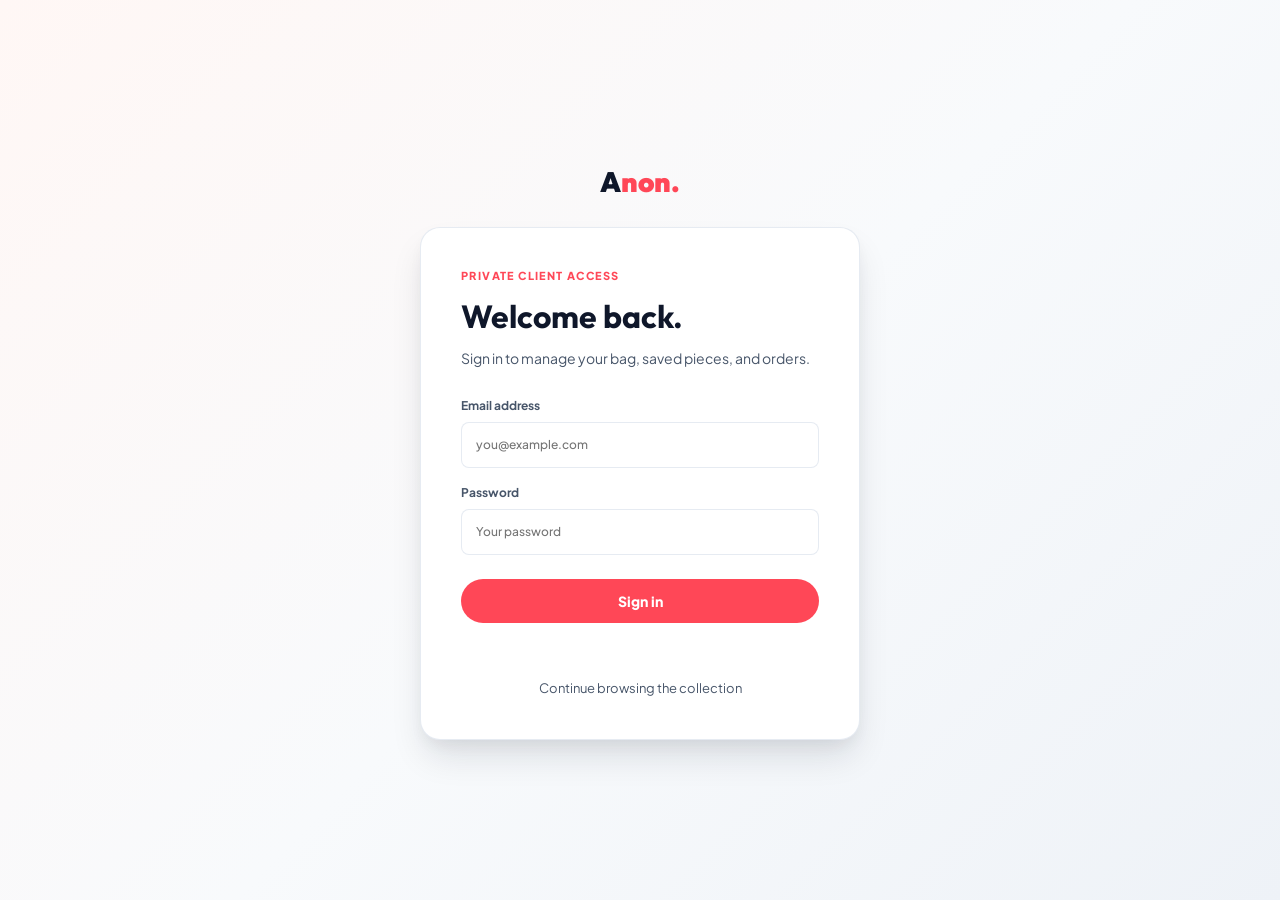
<file: frontend/login.html>
<!DOCTYPE html>
<html lang="en">
<head>
  <meta charset="UTF-8">
  <meta name="viewport" content="width=device-width, initial-scale=1.0">
  <title>Sign in | Anon</title>
  <link rel="stylesheet" href="./assets/css/style-prefix.css">
</head>
<body class="login-page">
  <main class="login-shell">
    <a class="login-brand" href="/">A<span>non.</span></a>
    <section class="login-panel" aria-labelledby="login-title">
      <p class="login-kicker">Private client access</p>
      <h1 id="login-title">Welcome back.</h1>
      <p class="login-intro">Sign in to manage your bag, saved pieces, and orders.</p>
      <form id="standalone-login-form">
        <label class="login-field">Email address<input id="login-email" type="email" autocomplete="email" required placeholder="you@example.com"></label>
        <label class="login-field">Password<input id="login-password" type="password" autocomplete="current-password" required placeholder="Your password"></label>
        <button class="login-submit" type="submit">Sign in</button>
        <p id="login-message" class="login-message" role="status"></p>
      </form>
      <a class="login-back" href="/">Continue browsing the collection</a>
    </section>
  </main>
  <script>
    const form = document.getElementById("standalone-login-form");
    const message = document.getElementById("login-message");
    form.addEventListener("submit", async (event) => {
      event.preventDefault();
      const button = form.querySelector("button");
      button.disabled = true;
      message.textContent = "Signing you in...";
      try {
        const response = await fetch("/api/auth/login", {
          method: "POST",
          credentials: "include",
          headers: { "Content-Type": "application/json" },
          body: JSON.stringify({
            email: document.getElementById("login-email").value.trim(),
            password: document.getElementById("login-password").value
          })
        });
        const data = await response.json();
        if (!response.ok) throw new Error(data.error || "Unable to sign in");
        window.location.href = "/";
      } catch (error) {
        message.textContent = error.message;
        button.disabled = false;
      }
    });
  </script>
</body>
</html>
</file>
<file: frontend/assets/css/style-prefix.css>
/*--------------------------------------------------------------
  ANON LUXURY & LIFESTYLE E-COMMERCE - MASTER DESIGN SYSTEM
  Modern Glassmorphic, Fluid Responsive, Ultra-Clean E-Commerce UI
--------------------------------------------------------------*/
@import url('https://fonts.googleapis.com/css2?family=Plus+Jakarta+Sans:wght@300;400;500;600;700;800&family=Outfit:wght@400;500;600;700;800;900&display=swap');

:root {
  /* Color Palette */
  --bg-main: #f8fafc;
  --bg-surface: #ffffff;
  --bg-card: #ffffff;
  --bg-subtle: #f1f5f9;
  --bg-dark: #090d16;
  --bg-dark-surface: #0f172a;
  
  --primary: #ff4757;
  --primary-hover: #ee3545;
  --primary-glow: rgba(255, 71, 87, 0.25);
  
  --secondary: #0f172a;
  --accent-gold: #f59e0b;
  --accent-green: #10b981;
  --accent-blue: #3b82f6;
  --accent-purple: #8b5cf6;
  
  --text-primary: #0f172a;
  --text-secondary: #475569;
  --text-muted: #94a3b8;
  --text-light: #f8fafc;
  
  --border-light: rgba(226, 232, 240, 0.85);
  --border-focus: rgba(255, 71, 87, 0.4);
  --glass-bg: rgba(255, 255, 255, 0.85);
  --glass-border: rgba(255, 255, 255, 0.6);
  --glass-dark-bg: rgba(15, 23, 42, 0.85);
  
  /* Shadows */
  --shadow-xs: 0 1px 2px 0 rgba(0, 0, 0, 0.04);
  --shadow-sm: 0 2px 8px -1px rgba(15, 23, 42, 0.06), 0 1px 3px -1px rgba(15, 23, 42, 0.04);
  --shadow-md: 0 8px 24px -4px rgba(15, 23, 42, 0.08), 0 4px 10px -2px rgba(15, 23, 42, 0.04);
  --shadow-lg: 0 20px 35px -5px rgba(15, 23, 42, 0.12), 0 8px 16px -4px rgba(15, 23, 42, 0.06);
  --shadow-xl: 0 25px 50px -12px rgba(15, 23, 42, 0.25);
  --shadow-glow: 0 8px 25px var(--primary-glow);
  
  /* Radii */
  --radius-xs: 4px;
  --radius-sm: 8px;
  --radius-md: 14px;
  --radius-lg: 20px;
  --radius-xl: 28px;
  --radius-full: 9999px;
  
  /* Typography */
  --font-main: 'Plus Jakarta Sans', -apple-system, BlinkMacSystemFont, 'Segoe UI', Roboto, sans-serif;
  --font-display: 'Outfit', sans-serif;
  
  /* Transitions */
  --transition-fast: 0.15s cubic-bezier(0.4, 0, 0.2, 1);
  --transition-normal: 0.25s cubic-bezier(0.4, 0, 0.2, 1);
  --transition-slow: 0.4s cubic-bezier(0.16, 1, 0.3, 1);
}

/* Reset & Base */
*, *::before, *::after {
  margin: 0;
  padding: 0;
  box-sizing: border-box;
}

html {
  font-family: var(--font-main);
  scroll-behavior: smooth;
  color: var(--text-primary);
  background-color: var(--bg-main);
  -webkit-font-smoothing: antialiased;
}

body {
  overflow-x: hidden;
  min-height: 100vh;
  line-height: 1.5;
}

.login-page {
  display: grid;
  min-height: 100vh;
  place-items: center;
  padding: 32px 20px;
  background: linear-gradient(135deg, #fff7f5 0%, #f8fafc 52%, #eef2f7 100%);
}

.login-shell { width: min(100%, 440px); }
.login-brand {
  display: block;
  margin-bottom: 24px;
  color: var(--text-primary);
  font-family: var(--font-display);
  font-size: 28px;
  font-weight: 900;
  text-align: center;
}
.login-brand span { color: var(--primary); }
.login-panel {
  padding: 40px;
  background: #fff;
  border: 1px solid var(--border-light);
  border-radius: var(--radius-lg);
  box-shadow: var(--shadow-lg);
}
.login-kicker {
  margin-bottom: 8px;
  color: var(--primary);
  font-size: 11px;
  font-weight: 800;
  letter-spacing: 1.4px;
  text-transform: uppercase;
}
.login-panel h1 { margin-bottom: 8px; font-family: var(--font-display); font-size: 32px; }
.login-intro { margin-bottom: 28px; color: var(--text-secondary); font-size: 14px; }
.login-field { display: grid; gap: 7px; margin-bottom: 16px; color: var(--text-secondary); font-size: 12px; font-weight: 700; }
.login-field input { padding: 13px 14px; border: 1px solid var(--border-light); border-radius: var(--radius-sm); color: var(--text-primary); font: inherit; font-weight: 500; outline: none; }
.login-field input:focus { border-color: var(--primary); box-shadow: 0 0 0 4px var(--primary-glow); }
.login-submit { width: 100%; margin-top: 8px; padding: 13px; border-radius: var(--radius-full); background: var(--primary); color: #fff; font-size: 14px; font-weight: 800; }
.login-submit:hover { background: var(--primary-hover); }
.login-submit:disabled { cursor: wait; opacity: .7; }
.login-message { min-height: 20px; margin-top: 12px; color: var(--primary); font-size: 13px; text-align: center; }
.login-back { display: block; margin-top: 24px; color: var(--text-secondary); font-size: 13px; text-align: center; }
.login-back:hover { color: var(--primary); }

a {
  text-decoration: none;
  color: inherit;
  transition: var(--transition-fast);
}

button {
  cursor: pointer;
  border: none;
  outline: none;
  background: none;
  font-family: inherit;
}

ul {
  list-style: none;
}

img {
  max-width: 100%;
  height: auto;
  display: block;
}

.container {
  max-width: 1320px;
  margin: 0 auto;
  padding: 0 24px;
}

/* Scrollbar */
::-webkit-scrollbar {
  width: 8px;
  height: 8px;
}
::-webkit-scrollbar-track {
  background: var(--bg-main);
}
::-webkit-scrollbar-thumb {
  background: #cbd5e1;
  border-radius: var(--radius-full);
}
::-webkit-scrollbar-thumb:hover {
  background: #94a3b8;
}

/*--------------------------------------------------------------
  1. ANNOUNCEMENT TOP BAR
--------------------------------------------------------------*/
.announcement-bar {
  background: var(--bg-dark);
  color: var(--text-light);
  padding: 8px 0;
  font-size: 12px;
  font-weight: 500;
  letter-spacing: 0.3px;
  border-bottom: 1px solid rgba(255, 255, 255, 0.08);
}

.announcement-bar .container {
  display: flex;
  justify-content: space-between;
  align-items: center;
}

.announce-promo {
  display: flex;
  align-items: center;
  gap: 8px;
}

.promo-chip {
  background: linear-gradient(135deg, var(--primary), #ff6b81);
  color: #fff;
  padding: 2px 8px;
  border-radius: var(--radius-full);
  font-size: 11px;
  font-weight: 700;
  text-transform: uppercase;
}

.announce-links {
  display: flex;
  align-items: center;
  gap: 20px;
}

.announce-links a:hover {
  color: var(--primary);
}

/*--------------------------------------------------------------
  2. STICKY MAIN HEADER & NAVIGATION
--------------------------------------------------------------*/
.header-main {
  background: var(--glass-bg);
  backdrop-filter: blur(20px);
  -webkit-backdrop-filter: blur(20px);
  position: sticky;
  top: 0;
  z-index: 100;
  border-bottom: 1px solid var(--border-light);
  box-shadow: var(--shadow-xs);
  transition: var(--transition-normal);
}

.header-main .container {
  display: flex;
  align-items: center;
  justify-content: space-between;
  height: 76px;
  gap: 30px;
}

.header-logo {
  display: flex;
  align-items: center;
  gap: 8px;
  text-decoration: none;
}

.logo-badge {
  background: linear-gradient(135deg, var(--primary), #ff6b81);
  color: white;
  width: 38px;
  height: 38px;
  border-radius: var(--radius-md);
  display: grid;
  place-items: center;
  font-weight: 800;
  font-size: 20px;
  box-shadow: var(--shadow-glow);
}

.logo-text {
  font-family: var(--font-display);
  font-size: 26px;
  font-weight: 900;
  color: var(--text-primary);
  letter-spacing: -0.5px;
}

.logo-text span {
  color: var(--primary);
}

/* Search Bar */
.header-search-container {
  flex: 1;
  max-width: 580px;
  position: relative;
}

.header-search-wrapper {
  display: flex;
  align-items: center;
  background: var(--bg-subtle);
  border: 1.5px solid transparent;
  border-radius: var(--radius-full);
  padding: 6px 16px;
  transition: var(--transition-fast);
}

.header-search-wrapper:focus-within {
  background: var(--bg-surface);
  border-color: var(--primary);
  box-shadow: 0 0 0 4px var(--primary-glow);
}

.header-search-icon {
  font-size: 20px;
  color: var(--text-muted);
  margin-right: 10px;
}

.search-field {
  width: 100%;
  border: none;
  background: transparent;
  outline: none;
  font-size: 14px;
  color: var(--text-primary);
  font-family: inherit;
}

.search-field::placeholder {
  color: var(--text-muted);
}

.search-shortcut-badge {
  font-size: 11px;
  font-weight: 600;
  background: #e2e8f0;
  color: var(--text-secondary);
  padding: 2px 7px;
  border-radius: 4px;
  margin-left: 8px;
  white-space: nowrap;
}

/* Live Search Dropdown */
.search-results-dropdown {
  position: absolute;
  top: calc(100% + 8px);
  left: 0;
  right: 0;
  background: var(--bg-surface);
  border-radius: var(--radius-md);
  box-shadow: var(--shadow-xl);
  border: 1px solid var(--border-light);
  max-height: 380px;
  overflow-y: auto;
  z-index: 1000;
  display: none;
}

.search-results-dropdown.active {
  display: block;
}

.search-result-item {
  display: flex;
  align-items: center;
  gap: 12px;
  padding: 10px 16px;
  border-bottom: 1px solid var(--border-light);
  cursor: pointer;
  transition: var(--transition-fast);
}

.search-result-item:hover {
  background: var(--bg-subtle);
}

.search-result-img {
  width: 44px;
  height: 44px;
  border-radius: var(--radius-sm);
  object-fit: cover;
}

.search-result-info {
  flex: 1;
}

.search-result-title {
  font-size: 13px;
  font-weight: 600;
  color: var(--text-primary);
}

.search-result-price {
  font-size: 13px;
  font-weight: 700;
  color: var(--primary);
}

/* Header User Actions */
.header-actions {
  display: flex;
  align-items: center;
  gap: 12px;
}

.action-btn {
  position: relative;
  width: 44px;
  height: 44px;
  border-radius: var(--radius-full);
  display: grid;
  place-items: center;
  color: var(--text-primary);
  font-size: 20px;
  background: var(--bg-subtle);
  transition: var(--transition-fast);
}

.action-btn:hover {
  background: var(--bg-dark);
  color: #fff;
  transform: translateY(-2px);
  box-shadow: var(--shadow-md);
}

.action-badge {
  position: absolute;
  top: -3px;
  right: -3px;
  background: var(--primary);
  color: #fff;
  font-size: 10px;
  font-weight: 800;
  min-width: 18px;
  height: 18px;
  padding: 0 4px;
  border-radius: var(--radius-full);
  display: grid;
  place-items: center;
  border: 2px solid #fff;
}

.btn-header-cta {
  background: var(--primary);
  color: #fff;
  font-weight: 700;
  font-size: 13px;
  padding: 10px 18px;
  border-radius: var(--radius-full);
  display: flex;
  align-items: center;
  gap: 6px;
  box-shadow: var(--shadow-glow);
  transition: var(--transition-fast);
}

.btn-header-cta:hover {
  background: var(--primary-hover);
  transform: translateY(-2px);
}

/* Sub-Header Navigation */
.header-nav {
  background: #fff;
  border-bottom: 1px solid var(--border-light);
}

.header-nav .container {
  display: flex;
  align-items: center;
  justify-content: space-between;
}

.nav-links {
  display: flex;
  align-items: center;
  gap: 28px;
}

.nav-item {
  padding: 14px 0;
  font-size: 14px;
  font-weight: 600;
  color: var(--text-secondary);
  position: relative;
  cursor: pointer;
  transition: var(--transition-fast);
  display: flex;
  align-items: center;
  gap: 4px;
}

.nav-item:hover, .nav-item.active {
  color: var(--primary);
}

.nav-item::after {
  content: '';
  position: absolute;
  bottom: 0;
  left: 0;
  width: 0;
  height: 2px;
  background: var(--primary);
  transition: var(--transition-normal);
}

.nav-item:hover::after, .nav-item.active::after {
  width: 100%;
}

.nav-badge-pill {
  font-size: 10px;
  font-weight: 800;
  background: #fef2f2;
  color: var(--primary);
  padding: 2px 6px;
  border-radius: 4px;
  margin-left: 2px;
}

.nav-right-actions {
  display: flex;
  align-items: center;
  gap: 16px;
  font-size: 13px;
  font-weight: 600;
  color: var(--text-secondary);
}

/*--------------------------------------------------------------
  3. HERO CAROUSEL SECTION
--------------------------------------------------------------*/
.hero-section {
  padding: 24px 0 36px;
}

.hero-slider-wrap {
  position: relative;
  border-radius: var(--radius-xl);
  overflow: hidden;
  box-shadow: var(--shadow-lg);
  background: var(--bg-dark);
}

.hero-slide {
  position: relative;
  min-height: 480px;
  display: flex;
  align-items: center;
  background-size: cover;
  background-position: center;
  padding: 60px 80px;
}

.hero-slide::before {
  content: '';
  position: absolute;
  inset: 0;
  background: linear-gradient(90deg, rgba(9, 13, 22, 0.88) 0%, rgba(9, 13, 22, 0.45) 50%, rgba(9, 13, 22, 0.1) 100%);
  z-index: 1;
}

.hero-content {
  position: relative;
  z-index: 2;
  max-width: 600px;
  color: #fff;
}

.hero-badge-tag {
  display: inline-flex;
  align-items: center;
  gap: 6px;
  background: rgba(255, 71, 87, 0.2);
  border: 1px solid rgba(255, 71, 87, 0.4);
  backdrop-filter: blur(10px);
  color: #ff6b81;
  padding: 6px 14px;
  border-radius: var(--radius-full);
  font-size: 12px;
  font-weight: 700;
  text-transform: uppercase;
  letter-spacing: 1px;
  margin-bottom: 16px;
}

.hero-title {
  font-family: var(--font-display);
  font-size: 3rem;
  font-weight: 900;
  line-height: 1.12;
  margin-bottom: 16px;
  letter-spacing: -1px;
}

.hero-title span {
  background: linear-gradient(135deg, #ff4757, #ffa502);
  -webkit-background-clip: text;
  -webkit-text-fill-color: transparent;
}

.hero-subtitle {
  font-size: 16px;
  color: #cbd5e1;
  line-height: 1.6;
  margin-bottom: 28px;
}

.hero-actions {
  display: flex;
  align-items: center;
  gap: 16px;
  flex-wrap: wrap;
}

.btn-hero-primary {
  background: linear-gradient(135deg, var(--primary), #ff6b81);
  color: #fff;
  padding: 14px 32px;
  border-radius: var(--radius-full);
  font-weight: 700;
  font-size: 15px;
  display: inline-flex;
  align-items: center;
  gap: 8px;
  box-shadow: 0 10px 25px var(--primary-glow);
  transition: var(--transition-normal);
}

.btn-hero-primary:hover {
  transform: translateY(-3px) scale(1.02);
  box-shadow: 0 15px 30px var(--primary-glow);
}

.btn-hero-secondary {
  background: rgba(255, 255, 255, 0.12);
  color: #fff;
  backdrop-filter: blur(10px);
  border: 1px solid rgba(255, 255, 255, 0.2);
  padding: 14px 28px;
  border-radius: var(--radius-full);
  font-weight: 600;
  font-size: 15px;
  transition: var(--transition-normal);
}

.btn-hero-secondary:hover {
  background: rgba(255, 255, 255, 0.25);
  transform: translateY(-2px);
}

.hero-nav-arrow {
  position: absolute;
  top: 50%;
  transform: translateY(-50%);
  width: 50px;
  height: 50px;
  border-radius: var(--radius-full);
  background: rgba(255, 255, 255, 0.15);
  backdrop-filter: blur(12px);
  border: 1px solid rgba(255, 255, 255, 0.25);
  color: #fff;
  font-size: 22px;
  display: grid;
  place-items: center;
  z-index: 10;
  transition: var(--transition-normal);
}

.hero-nav-arrow:hover {
  background: var(--primary);
  border-color: var(--primary);
  transform: translateY(-50%) scale(1.1);
}

.hero-nav-arrow.prev { left: 24px; }
.hero-nav-arrow.next { right: 24px; }

/*--------------------------------------------------------------
  4. CATEGORY QUICK-SWITCH PILL BAR
--------------------------------------------------------------*/
.category-filter-section {
  padding: 10px 0 28px;
}

.category-filter-container {
  display: flex;
  align-items: center;
  justify-content: space-between;
  gap: 16px;
  overflow-x: auto;
  padding-bottom: 8px;
  scrollbar-width: none;
}
.category-filter-container::-webkit-scrollbar { display: none; }

.category-pills {
  display: flex;
  align-items: center;
  gap: 10px;
  flex-wrap: nowrap;
}

.cat-pill {
  display: inline-flex;
  align-items: center;
  gap: 8px;
  padding: 10px 20px;
  background: var(--bg-surface);
  border: 1px solid var(--border-light);
  border-radius: var(--radius-full);
  font-size: 13.5px;
  font-weight: 600;
  color: var(--text-secondary);
  white-space: nowrap;
  cursor: pointer;
  transition: var(--transition-normal);
  box-shadow: var(--shadow-xs);
}

.cat-pill:hover {
  color: var(--primary);
  border-color: var(--primary);
  transform: translateY(-2px);
  box-shadow: var(--shadow-sm);
}

.cat-pill.active {
  background: var(--bg-dark);
  color: #fff;
  border-color: var(--bg-dark);
  box-shadow: var(--shadow-md);
}

.cat-pill.active ion-icon {
  color: var(--primary);
}

.catalog-sort-select {
  padding: 10px 18px;
  background: var(--bg-surface);
  border: 1px solid var(--border-light);
  border-radius: var(--radius-full);
  font-size: 13.5px;
  font-weight: 600;
  color: var(--text-secondary);
  outline: none;
  cursor: pointer;
  box-shadow: var(--shadow-xs);
  transition: var(--transition-fast);
}

.catalog-sort-select:hover, .catalog-sort-select:focus {
  border-color: var(--primary);
}

/*--------------------------------------------------------------
  5. FLASH DEALS / DEAL OF THE DAY BANNER
--------------------------------------------------------------*/
.flash-deals-banner {
  margin-bottom: 40px;
}

.flash-deals-card {
  background: linear-gradient(135deg, #1e1b4b 0%, #0f172a 100%);
  border-radius: var(--radius-xl);
  padding: 36px 48px;
  color: #fff;
  display: flex;
  align-items: center;
  justify-content: space-between;
  gap: 30px;
  position: relative;
  overflow: hidden;
  box-shadow: var(--shadow-lg);
  border: 1px solid rgba(255, 255, 255, 0.1);
}

.flash-deals-card::after {
  content: '';
  position: absolute;
  top: -50%;
  right: -20%;
  width: 400px;
  height: 400px;
  background: radial-gradient(circle, rgba(255, 71, 87, 0.3) 0%, transparent 70%);
  border-radius: 50%;
  pointer-events: none;
}

.flash-info h3 {
  font-family: var(--font-display);
  font-size: 1.8rem;
  font-weight: 800;
  margin-bottom: 8px;
}

.flash-info p {
  color: #94a3b8;
  font-size: 14px;
}

.countdown-timer-group {
  display: flex;
  align-items: center;
  gap: 12px;
}

.timer-box {
  background: rgba(255, 255, 255, 0.08);
  backdrop-filter: blur(10px);
  border: 1px solid rgba(255, 255, 255, 0.15);
  border-radius: var(--radius-md);
  padding: 12px 18px;
  text-align: center;
  min-width: 70px;
}

.timer-digits {
  font-size: 24px;
  font-weight: 800;
  color: #fff;
  font-family: var(--font-display);
}

.timer-label {
  font-size: 10px;
  color: #94a3b8;
  text-transform: uppercase;
  font-weight: 700;
}

/*--------------------------------------------------------------
  6. MODERN PRODUCT CATALOG GRID
--------------------------------------------------------------*/
.catalog-section {
  padding-bottom: 60px;
}

.section-header-row {
  display: flex;
  align-items: flex-end;
  justify-content: space-between;
  margin-bottom: 28px;
}

.section-title {
  font-family: var(--font-display);
  font-size: 1.85rem;
  font-weight: 800;
  color: var(--text-primary);
  letter-spacing: -0.5px;
}

.section-subtitle {
  font-size: 14px;
  color: var(--text-secondary);
  margin-top: 4px;
}

.product-grid {
  display: grid;
  grid-template-columns: repeat(auto-fill, minmax(280px, 1fr));
  gap: 28px;
}

/* Product Card */
.product-card {
  background: var(--bg-card);
  border-radius: var(--radius-lg);
  border: 1px solid var(--border-light);
  overflow: hidden;
  display: flex;
  flex-direction: column;
  box-shadow: var(--shadow-xs);
  transition: var(--transition-normal);
  position: relative;
}

.product-card:hover {
  transform: translateY(-6px);
  box-shadow: var(--shadow-lg);
  border-color: rgba(255, 71, 87, 0.3);
}

/* Product Image & Badges */
.product-img-box {
  position: relative;
  aspect-ratio: 1 / 1.05;
  background: #f1f5f9;
  overflow: hidden;
  display: block;
}

.product-img {
  width: 100%;
  height: 100%;
  object-fit: cover;
  transition: transform 0.6s cubic-bezier(0.16, 1, 0.3, 1);
}

.product-card:hover .product-img {
  transform: scale(1.08);
}

.product-badge-chip {
  position: absolute;
  top: 14px;
  left: 14px;
  background: var(--primary);
  color: #fff;
  font-size: 11px;
  font-weight: 800;
  padding: 4px 10px;
  border-radius: var(--radius-full);
  letter-spacing: 0.5px;
  text-transform: uppercase;
  box-shadow: 0 4px 10px rgba(255, 71, 87, 0.4);
  z-index: 2;
}

.product-badge-chip.discount {
  background: #10b981;
  box-shadow: 0 4px 10px rgba(16, 185, 129, 0.4);
}

.product-card-actions {
  position: absolute;
  top: 14px;
  right: 14px;
  display: flex;
  flex-direction: column;
  gap: 8px;
  z-index: 2;
}

.card-action-btn {
  width: 38px;
  height: 38px;
  border-radius: var(--radius-full);
  background: rgba(255, 255, 255, 0.9);
  backdrop-filter: blur(8px);
  color: var(--text-primary);
  display: grid;
  place-items: center;
  font-size: 18px;
  box-shadow: var(--shadow-sm);
  transition: var(--transition-fast);
  opacity: 0.9;
}

.card-action-btn:hover {
  background: #fff;
  color: var(--primary);
  transform: scale(1.1);
  box-shadow: var(--shadow-md);
}

.card-action-btn.active-wish {
  background: #fef2f2;
  color: var(--primary);
}

/* Product Content */
.product-card-body {
  padding: 20px;
  display: flex;
  flex-direction: column;
  flex: 1;
}

.product-cat-name {
  font-size: 12px;
  font-weight: 700;
  text-transform: uppercase;
  color: var(--text-muted);
  letter-spacing: 0.8px;
  margin-bottom: 6px;
}

.product-title {
  font-size: 15px;
  font-weight: 700;
  color: var(--text-primary);
  line-height: 1.4;
  margin-bottom: 8px;
  display: -webkit-box;
  -webkit-line-clamp: 2;
  -webkit-box-orient: vertical;
  overflow: hidden;
  height: 42px;
  transition: var(--transition-fast);
}

.product-title:hover {
  color: var(--primary);
}

.product-rating-row {
  display: flex;
  align-items: center;
  gap: 6px;
  margin-bottom: 14px;
  font-size: 13px;
}

.stars {
  color: var(--accent-gold);
  display: flex;
  gap: 2px;
}

.rating-score {
  font-weight: 700;
  color: var(--text-primary);
}

.rating-count {
  color: var(--text-muted);
  font-size: 12px;
}

.product-card-footer {
  margin-top: auto;
  display: flex;
  align-items: center;
  justify-content: space-between;
  padding-top: 12px;
  border-top: 1px solid var(--border-light);
}

.product-price-box {
  display: flex;
  align-items: baseline;
  gap: 8px;
}

.current-price {
  font-size: 1.25rem;
  font-weight: 800;
  color: var(--text-primary);
  font-family: var(--font-display);
}

.old-price {
  font-size: 13px;
  color: var(--text-muted);
  text-decoration: line-through;
  font-weight: 500;
}

.btn-card-cart {
  background: var(--bg-dark);
  color: #fff;
  padding: 9px 16px;
  border-radius: var(--radius-full);
  font-size: 13px;
  font-weight: 700;
  display: flex;
  align-items: center;
  gap: 6px;
  transition: var(--transition-fast);
}

.card-buy-actions {
  display: flex;
  align-items: center;
  gap: 8px;
}

.btn-card-buy {
  background: var(--primary);
  color: #fff;
  padding: 9px 13px;
  border-radius: var(--radius-full);
  font-size: 13px;
  font-weight: 700;
  transition: var(--transition-fast);
}

.btn-card-buy:hover {
  background: var(--primary-hover);
  transform: translateY(-2px);
}

.btn-card-cart:hover {
  background: var(--primary);
  transform: translateY(-2px);
  box-shadow: 0 4px 12px var(--primary-glow);
}

/*--------------------------------------------------------------
  7. TRUST PILLARS SECTION ("WHY CHOOSE ANON")
--------------------------------------------------------------*/
.trust-section {
  padding: 40px 0 60px;
}

.trust-grid {
  display: grid;
  grid-template-columns: repeat(auto-fit, minmax(240px, 1fr));
  gap: 24px;
}

.trust-card {
  background: var(--bg-surface);
  border: 1px solid var(--border-light);
  border-radius: var(--radius-lg);
  padding: 28px 24px;
  display: flex;
  align-items: center;
  gap: 20px;
  box-shadow: var(--shadow-xs);
  transition: var(--transition-normal);
}

.trust-card:hover {
  transform: translateY(-4px);
  box-shadow: var(--shadow-md);
  border-color: rgba(255, 71, 87, 0.2);
}

.trust-icon-box {
  width: 56px;
  height: 56px;
  border-radius: var(--radius-md);
  background: linear-gradient(135deg, #fef2f2, #fff1f2);
  color: var(--primary);
  display: grid;
  place-items: center;
  font-size: 26px;
  flex-shrink: 0;
}

.trust-info h4 {
  font-size: 15px;
  font-weight: 700;
  color: var(--text-primary);
  margin-bottom: 4px;
}

.trust-info p {
  font-size: 13px;
  color: var(--text-secondary);
  line-height: 1.4;
}

/*--------------------------------------------------------------
  8. VIP NEWSLETTER SECTION
--------------------------------------------------------------*/
.newsletter-section {
  padding: 0 0 60px;
}

.newsletter-card {
  background: linear-gradient(135deg, #090d16 0%, #1e293b 100%);
  border-radius: var(--radius-xl);
  padding: 60px 48px;
  color: #fff;
  text-align: center;
  position: relative;
  overflow: hidden;
  box-shadow: var(--shadow-xl);
}

.newsletter-card::before {
  content: '';
  position: absolute;
  top: 0;
  left: 50%;
  transform: translateX(-50%);
  width: 600px;
  height: 200px;
  background: radial-gradient(ellipse at top, rgba(255, 71, 87, 0.25) 0%, transparent 70%);
}

.newsletter-content {
  position: relative;
  z-index: 2;
  max-width: 640px;
  margin: 0 auto;
}

.newsletter-badge {
  display: inline-block;
  background: rgba(255, 71, 87, 0.2);
  color: #ff6b81;
  font-size: 11px;
  font-weight: 800;
  text-transform: uppercase;
  letter-spacing: 1.5px;
  padding: 5px 14px;
  border-radius: var(--radius-full);
  margin-bottom: 16px;
}

.newsletter-title {
  font-family: var(--font-display);
  font-size: 2.4rem;
  font-weight: 900;
  line-height: 1.2;
  margin-bottom: 12px;
}

.newsletter-desc {
  font-size: 15px;
  color: #94a3b8;
  margin-bottom: 28px;
}

.newsletter-form-row {
  display: flex;
  gap: 12px;
  max-width: 500px;
  margin: 0 auto;
}

.newsletter-input {
  flex: 1;
  padding: 14px 20px;
  border-radius: var(--radius-full);
  border: 1px solid rgba(255, 255, 255, 0.2);
  background: rgba(255, 255, 255, 0.08);
  backdrop-filter: blur(10px);
  color: #fff;
  outline: none;
  font-size: 14px;
}

.newsletter-input:focus {
  border-color: var(--primary);
  background: rgba(255, 255, 255, 0.15);
}

.btn-newsletter-submit {
  background: var(--primary);
  color: #fff;
  padding: 14px 28px;
  border-radius: var(--radius-full);
  font-weight: 700;
  font-size: 14px;
  transition: var(--transition-fast);
  white-space: nowrap;
}

.btn-newsletter-submit:hover {
  background: var(--primary-hover);
  transform: translateY(-2px);
  box-shadow: var(--shadow-glow);
}

/*--------------------------------------------------------------
  9. FOOTER
--------------------------------------------------------------*/
.footer-main {
  background: var(--bg-dark);
  color: #94a3b8;
  padding: 70px 0 24px;
  border-top: 1px solid rgba(255, 255, 255, 0.08);
}

.footer-grid {
  display: grid;
  grid-template-columns: 2fr 1fr 1fr 1fr;
  gap: 40px;
  margin-bottom: 50px;
}

.footer-brand p {
  font-size: 14px;
  line-height: 1.7;
  margin: 16px 0 24px;
  max-width: 320px;
}

.footer-socials {
  display: flex;
  gap: 10px;
}

.social-circle {
  width: 38px;
  height: 38px;
  border-radius: var(--radius-full);
  background: rgba(255, 255, 255, 0.06);
  color: #fff;
  display: grid;
  place-items: center;
  font-size: 16px;
  transition: var(--transition-fast);
}

.social-circle:hover {
  background: var(--primary);
  transform: translateY(-3px);
}

.footer-col h4 {
  color: #fff;
  font-size: 15px;
  font-weight: 700;
  margin-bottom: 20px;
  letter-spacing: 0.5px;
}

.footer-links {
  display: flex;
  flex-direction: column;
  gap: 12px;
  font-size: 13.5px;
}

.footer-links a:hover {
  color: #fff;
  transform: translateX(4px);
}

.footer-bottom-row {
  display: flex;
  align-items: center;
  justify-content: space-between;
  padding-top: 24px;
  border-top: 1px solid rgba(255, 255, 255, 0.08);
  font-size: 13px;
}

/*--------------------------------------------------------------
  10. MODALS, SLIDE-OUT CART & OVERLAYS
--------------------------------------------------------------*/
.modal-overlay-bg {
  position: fixed;
  inset: 0;
  background: rgba(9, 13, 22, 0.7);
  backdrop-filter: blur(8px);
  -webkit-backdrop-filter: blur(8px);
  z-index: 10000;
  display: none;
  opacity: 0;
  transition: opacity var(--transition-normal);
  overflow-y: auto;
  padding: 20px;
}

.modal-overlay-bg.active {
  display: flex;
  align-items: center;
  justify-content: center;
  opacity: 1;
}

.modal-card {
  background: #ffffff;
  border-radius: var(--radius-xl);
  max-width: 520px;
  width: 100%;
  padding: 32px;
  box-shadow: var(--shadow-xl);
  position: relative;
  border: 1px solid var(--border-light);
  transform: scale(0.95);
  transition: transform var(--transition-normal);
}

.modal-overlay-bg.active .modal-card {
  transform: scale(1);
}

.modal-card-wide {
  max-width: 840px;
}

.modal-close-btn-custom {
  position: absolute;
  top: 18px;
  right: 18px;
  width: 36px;
  height: 36px;
  border-radius: var(--radius-full);
  background: var(--bg-subtle);
  color: var(--text-secondary);
  font-size: 20px;
  display: grid;
  place-items: center;
  transition: var(--transition-fast);
}

.modal-close-btn-custom:hover {
  background: var(--bg-dark);
  color: #fff;
}

.custom-modal-title {
  font-family: var(--font-display);
  font-size: 1.5rem;
  font-weight: 800;
  color: var(--text-primary);
  margin-bottom: 20px;
}

/* Slide-Out Cart Drawer */
.cart-drawer-overlay {
  position: fixed;
  inset: 0;
  background: rgba(9, 13, 22, 0.65);
  backdrop-filter: blur(6px);
  z-index: 10000;
  opacity: 0;
  visibility: hidden;
  transition: var(--transition-normal);
}

.cart-drawer-overlay.active {
  opacity: 1;
  visibility: visible;
}

.cart-drawer-panel {
  position: fixed;
  top: 0;
  right: 0;
  width: 440px;
  max-width: 100vw;
  height: 100vh;
  background: #ffffff;
  box-shadow: -10px 0 40px rgba(0, 0, 0, 0.2);
  z-index: 10001;
  transform: translateX(100%);
  transition: transform 0.35s cubic-bezier(0.16, 1, 0.3, 1);
  display: flex;
  flex-direction: column;
}

.cart-drawer-overlay.active .cart-drawer-panel {
  transform: translateX(0);
}

.cart-drawer-header {
  padding: 22px 24px;
  border-bottom: 1px solid var(--border-light);
  display: flex;
  align-items: center;
  justify-content: space-between;
}

.cart-drawer-header h3 {
  font-family: var(--font-display);
  font-size: 1.3rem;
  font-weight: 800;
}

.cart-items-scroll {
  flex: 1;
  overflow-y: auto;
  padding: 20px 24px;
}

.cart-item-row {
  display: flex;
  gap: 16px;
  padding: 16px 0;
  border-bottom: 1px solid var(--border-light);
}

.cart-item-img {
  width: 72px;
  height: 72px;
  border-radius: var(--radius-md);
  object-fit: cover;
  background: var(--bg-subtle);
}

.cart-item-details {
  flex: 1;
}

.cart-item-title {
  font-size: 14px;
  font-weight: 700;
  color: var(--text-primary);
  margin-bottom: 4px;
}

.cart-item-price {
  font-size: 14px;
  font-weight: 800;
  color: var(--primary);
  margin-bottom: 8px;
}

.cart-item-variant {
  font-size: 12px;
  color: var(--text-secondary);
  margin-bottom: 5px;
}

.cart-qty-control {
  display: inline-flex;
  align-items: center;
  background: var(--bg-subtle);
  border-radius: var(--radius-full);
  padding: 2px 6px;
  gap: 8px;
  font-size: 13px;
  font-weight: 700;
}

.cart-qty-btn {
  width: 24px;
  height: 24px;
  border-radius: var(--radius-full);
  display: grid;
  place-items: center;
  color: var(--text-primary);
  transition: var(--transition-fast);
}

.cart-qty-btn:hover {
  background: #fff;
  box-shadow: var(--shadow-xs);
}

.cart-item-del-btn {
  color: var(--text-muted);
  font-size: 18px;
  transition: var(--transition-fast);
}

.cart-item-del-btn:hover {
  color: var(--primary);
}

.cart-drawer-footer {
  padding: 24px;
  border-top: 1px solid var(--border-light);
  background: var(--bg-main);
}

.cart-promo-row {
  display: flex;
  gap: 8px;
  margin-bottom: 16px;
}

.cart-promo-input {
  flex: 1;
  padding: 8px 14px;
  border-radius: var(--radius-sm);
  border: 1px solid var(--border-light);
  background: #fff;
  font-size: 13px;
  text-transform: uppercase;
}

.btn-promo-apply {
  background: var(--bg-dark);
  color: #fff;
  padding: 8px 16px;
  border-radius: var(--radius-sm);
  font-size: 12px;
  font-weight: 700;
}

.cart-totals-summary {
  display: flex;
  flex-direction: column;
  gap: 8px;
  font-size: 13.5px;
  margin-bottom: 18px;
}

.totals-row {
  display: flex;
  justify-content: space-between;
  color: var(--text-secondary);
}

.totals-row.grand-total {
  font-size: 1.15rem;
  font-weight: 800;
  color: var(--text-primary);
  border-top: 1px solid var(--border-light);
  padding-top: 8px;
}

.btn-checkout-drawer {
  width: 100%;
  background: var(--primary);
  color: #fff;
  padding: 14px;
  border-radius: var(--radius-full);
  font-weight: 800;
  font-size: 15px;
  display: flex;
  align-items: center;
  justify-content: center;
  gap: 8px;
  box-shadow: var(--shadow-glow);
  transition: var(--transition-fast);
}

.btn-checkout-drawer:hover {
  background: var(--primary-hover);
  transform: translateY(-2px);
}

/* Quick View Modal Dual-Column */
.quickview-layout {
  display: grid;
  grid-template-columns: 1fr 1.1fr;
  gap: 32px;
}

.quickview-img-box {
  border-radius: var(--radius-lg);
  overflow: hidden;
  background: var(--bg-subtle);
  aspect-ratio: 1;
}

.quickview-img-box img {
  width: 100%;
  height: 100%;
  object-fit: cover;
}

.quickview-info-box {
  display: flex;
  flex-direction: column;
}

.quickview-tag {
  font-size: 11px;
  font-weight: 800;
  color: var(--primary);
  text-transform: uppercase;
  margin-bottom: 6px;
}

.quickview-title {
  font-size: 1.5rem;
  font-weight: 800;
  margin-bottom: 8px;
}

.quickview-desc {
  font-size: 14px;
  color: var(--text-secondary);
  line-height: 1.6;
  margin-bottom: 20px;
}

.quickview-chips-group {
  margin-bottom: 20px;
}

.quickview-chips-label {
  font-size: 12px;
  font-weight: 700;
  text-transform: uppercase;
  color: var(--text-muted);
  margin-bottom: 8px;
}

.quickview-size-chips {
  display: flex;
  gap: 8px;
}

.size-chip {
  background: #fff;
  font-family: inherit;
  padding: 6px 14px;
  border: 1px solid var(--border-light);
  border-radius: var(--radius-sm);
  font-size: 13px;
  font-weight: 600;
  cursor: pointer;
  transition: var(--transition-fast);
}

.order-tracker {
  display: grid;
  grid-template-columns: repeat(4, 1fr);
  gap: 4px;
  margin-bottom: 16px;
  padding: 4px 0 2px;
}

.tracker-step {
  position: relative;
  display: flex;
  flex-direction: column;
  align-items: center;
  gap: 5px;
  color: var(--text-muted);
  font-size: 10px;
  text-transform: capitalize;
}

.tracker-step::before {
  content: '';
  position: absolute;
  top: 12px;
  right: 50%;
  width: 100%;
  height: 2px;
  background: var(--border-light);
  z-index: 0;
}

.tracker-step:first-child::before { display: none; }
.tracker-step span {
  position: relative;
  z-index: 1;
  width: 24px;
  height: 24px;
  display: grid;
  place-items: center;
  border: 2px solid var(--border-light);
  border-radius: 50%;
  background: var(--bg-subtle);
  font-size: 10px;
  font-weight: 800;
}

.tracker-step.complete { color: var(--text-primary); }
.tracker-step.complete::before { background: var(--primary); }
.tracker-step.complete span { border-color: var(--primary); background: var(--primary); color: #fff; }
.tracker-step.current small { color: var(--primary); font-weight: 800; }

.size-chip.active, .size-chip:hover {
  background: var(--bg-dark);
  color: #fff;
  border-color: var(--bg-dark);
}

/* Form Styles for Modals */
.custom-form-group {
  margin-bottom: 16px;
}

.custom-form-group label {
  display: block;
  font-size: 12px;
  font-weight: 700;
  text-transform: uppercase;
  color: var(--text-secondary);
  margin-bottom: 6px;
  letter-spacing: 0.5px;
}

.custom-form-group input,
.custom-form-group select,
.custom-form-group textarea {
  width: 100%;
  padding: 12px 16px;
  border: 1.5px solid var(--border-light);
  border-radius: var(--radius-md);
  font-size: 14px;
  font-family: inherit;
  color: var(--text-primary);
  background: #fff;
  outline: none;
  transition: var(--transition-fast);
}

.custom-form-group input:focus,
.custom-form-group select:focus,
.custom-form-group textarea:focus {
  border-color: var(--primary);
  box-shadow: 0 0 0 4px var(--primary-glow);
}

.primary-btn {
  width: 100%;
  background: var(--primary);
  color: #fff;
  padding: 14px;
  border-radius: var(--radius-full);
  font-size: 14px;
  font-weight: 800;
  display: flex;
  align-items: center;
  justify-content: center;
  gap: 8px;
  transition: var(--transition-fast);
  box-shadow: var(--shadow-glow);
}

.primary-btn:hover {
  background: var(--primary-hover);
  transform: translateY(-2px);
}

/* Toast Notifications */
#backend-toast {
  position: fixed;
  bottom: 30px;
  right: 30px;
  background: var(--bg-dark);
  color: #fff;
  padding: 14px 24px;
  border-radius: var(--radius-full);
  font-size: 14px;
  font-weight: 600;
  box-shadow: var(--shadow-xl);
  z-index: 99999;
  display: none;
  align-items: center;
  gap: 10px;
  animation: slideToastIn 0.3s cubic-bezier(0.16, 1, 0.3, 1);
  border: 1px solid rgba(255, 255, 255, 0.15);
}

@keyframes slideToastIn {
  from { transform: translateY(20px); opacity: 0; }
  to { transform: translateY(0); opacity: 1; }
}

/* Mobile Bottom Navigation Bar */
.mobile-bottom-nav {
  display: none;
  position: fixed;
  bottom: 0;
  left: 0;
  right: 0;
  background: var(--glass-bg);
  backdrop-filter: blur(20px);
  -webkit-backdrop-filter: blur(20px);
  border-top: 1px solid var(--border-light);
  padding: 8px 16px;
  z-index: 1000;
  justify-content: space-around;
  box-shadow: 0 -4px 20px rgba(0, 0, 0, 0.06);
}

.mobile-nav-item {
  display: flex;
  flex-direction: column;
  align-items: center;
  gap: 4px;
  font-size: 11px;
  font-weight: 600;
  color: var(--text-secondary);
  position: relative;
}

.mobile-nav-item ion-icon {
  font-size: 22px;
}

.mobile-nav-item.active {
  color: var(--primary);
}

/* Responsive Breakpoints */
@media (max-width: 1024px) {
  .hero-slide {
    padding: 50px 40px;
    min-height: 420px;
  }
  .hero-title {
    font-size: 2.4rem;
  }
  .footer-grid {
    grid-template-columns: 1fr 1fr;
  }
}

@media (max-width: 768px) {
  .announcement-bar { display: none; }
  .header-main .container { height: 64px; }
  .header-nav { display: none; }
  .hero-slide { padding: 40px 24px; min-height: 380px; }
  .hero-title { font-size: 2rem; }
  .quickview-layout { grid-template-columns: 1fr; }
  .flash-deals-card { flex-direction: column; text-align: center; padding: 28px 20px; }
  .mobile-bottom-nav { display: flex; }
  body { padding-bottom: 64px; }
  .cart-drawer-panel { width: 100vw; }
}
</file>
